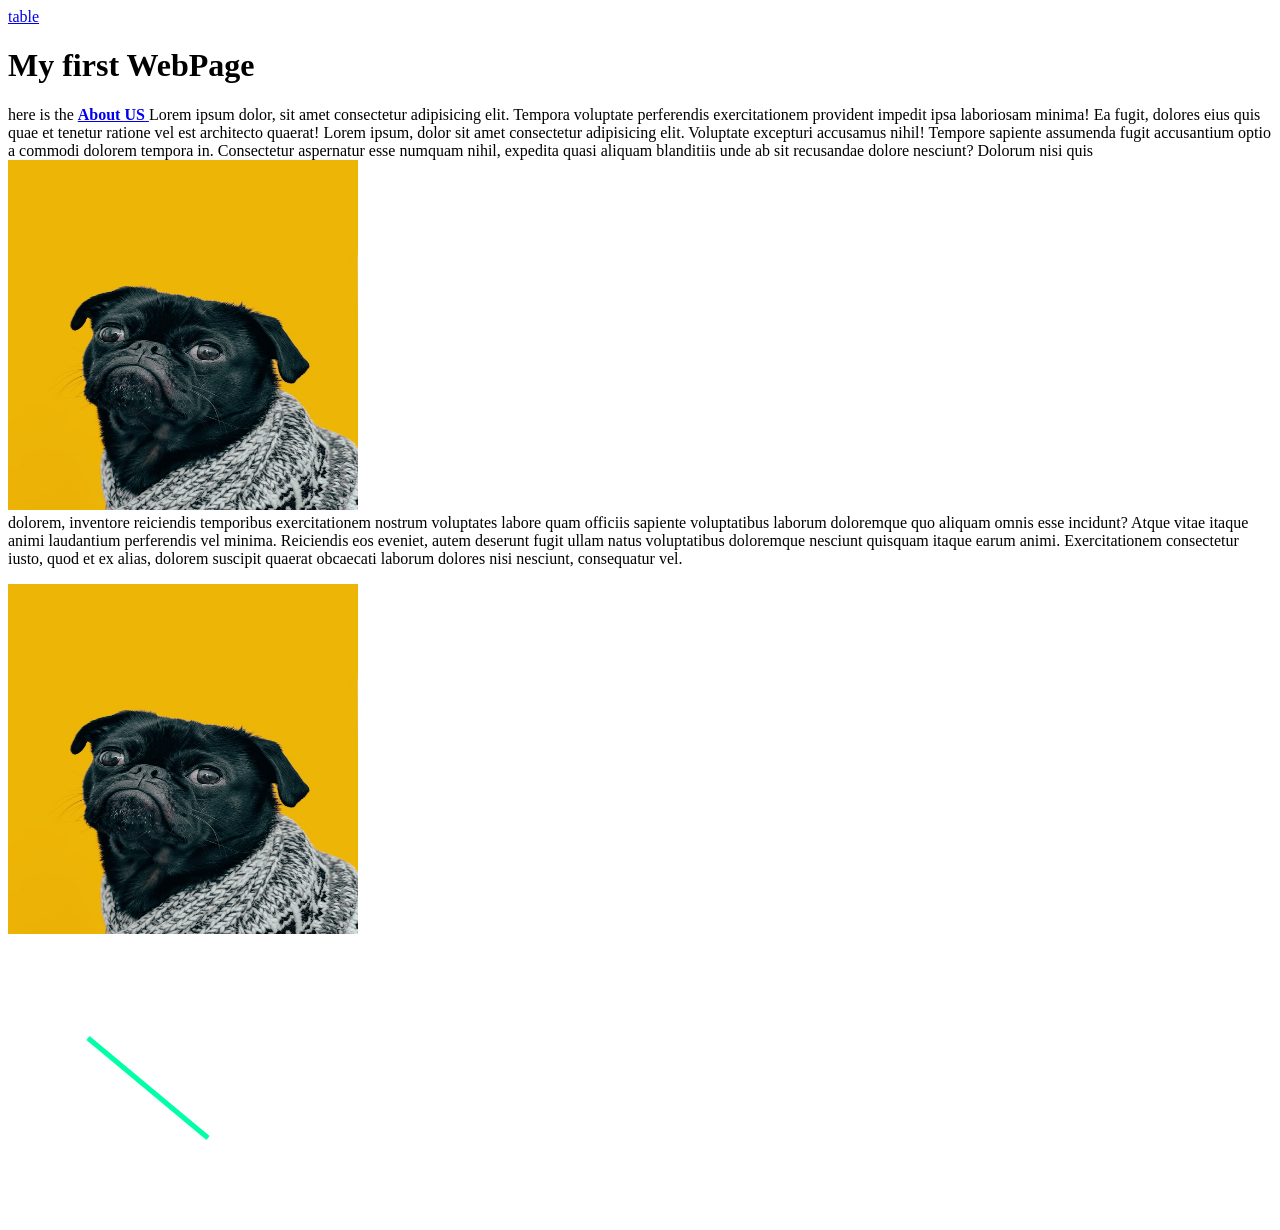
<file: index.html>
<!DOCTYPE html>
<html lang="en">

<head>
    <meta charset="UTF-8">
    <meta name="viewport" content="width=device-width, initial-scale=1.0">
    <title>Document</title>
    <a href="pages/table.html">table</a>
</head>

<body>
    <h1>My first WebPage</h1>
    <!-- <a href="https://www.theodinproject.com/about">About The Odin Project</a> -->

    <!-- <a href="./pages/about.html">About</a> -->

    <p>here is the <strong><a href="./pages/about.html">About US </a></strong>Lorem ipsum dolor, sit amet consectetur
        adipisicing elit. Tempora voluptate perferendis exercitationem provident impedit ipsa laboriosam minima! Ea
        fugit, dolores eius quis quae et tenetur ratione vel est architecto quaerat! Lorem ipsum, dolor sit amet
        consectetur adipisicing elit. Voluptate excepturi accusamus nihil! Tempore sapiente assumenda fugit accusantium
        optio a commodi dolorem tempora in. Consectetur aspernatur esse numquam nihil, expedita quasi aliquam blanditiis
        unde ab sit recusandae dolore nesciunt? Dolorum nisi quis
        <br>
        <img src="../images/dog.jpg" alt="dog.jpg" height="350" width="350">
        <br>
        dolorem, inventore reiciendis temporibus exercitationem nostrum voluptates labore quam officiis sapiente
        voluptatibus laborum doloremque quo aliquam omnis esse incidunt? Atque vitae itaque animi laudantium perferendis
        vel minima. Reiciendis eos eveniet, autem deserunt fugit ullam natus voluptatibus doloremque nesciunt quisquam
        itaque earum animi. Exercitationem consectetur iusto, quod et ex alias, dolorem suscipit quaerat obcaecati
        laborum dolores nisi nesciunt, consequatur vel.
    </p>

    <img src="../images/dog.jpg" alt="dog.jpg" height="350" width="350">

    <br>

    <svg width="280" height="280">
        <line x1="80" y1="100" x2="200" y2="200" stroke="oklch(0.9 0.3 164)" stroke-width="5" />
    </svg>


</body>

</html>
</file>
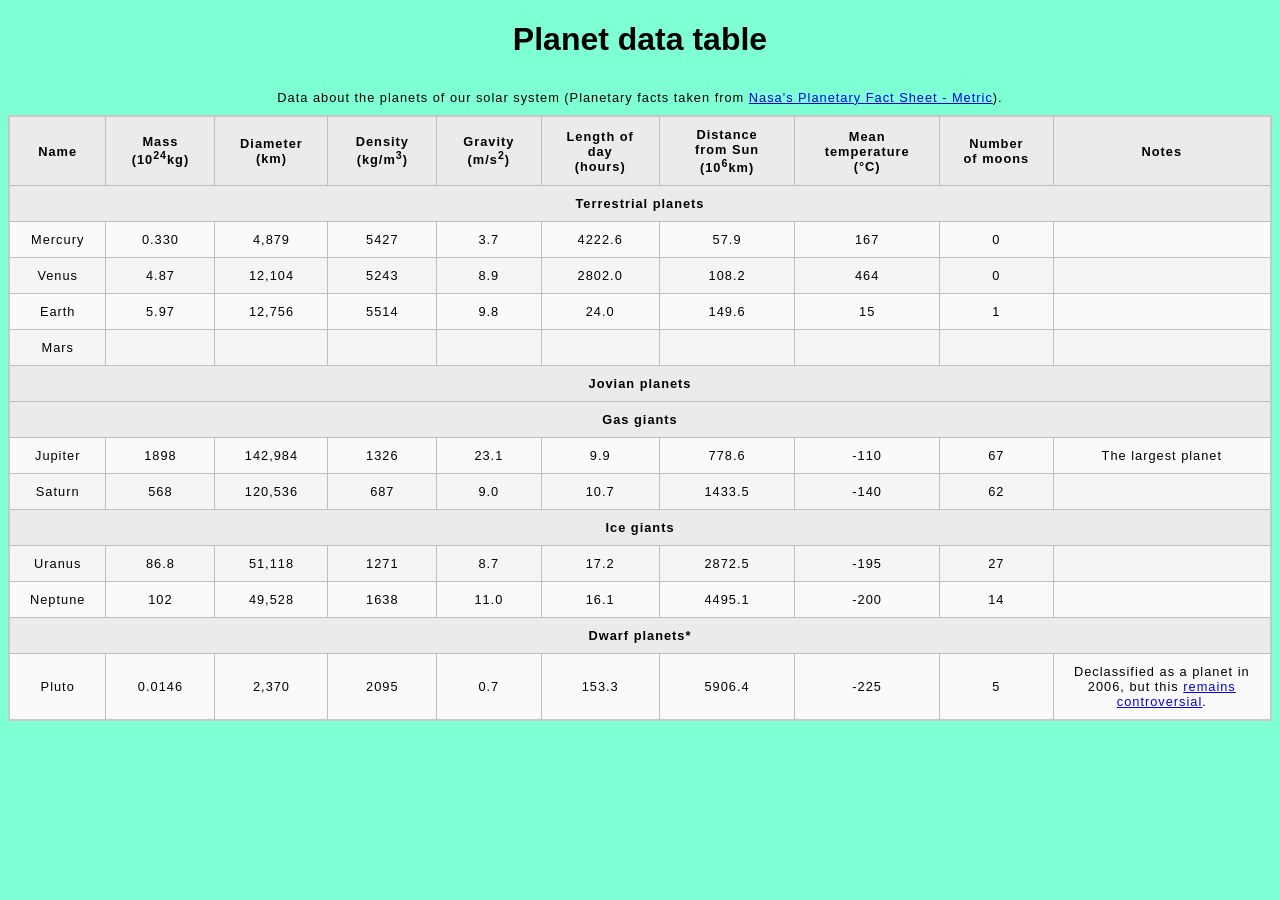
<file: pages/table.html>
<!doctype html>
<html lang="en-US">

<head>
    <meta charset="utf-8" />
    <meta name="viewport" content="width=device-width" />
    <title>Planet data table</title>
    <link rel="stylesheet" href="../style/table.css" />
</head>

<body>
    <h1>Planet data table</h1>
    <table>
        <caption>Data about the planets of our solar system (Planetary facts taken from <a href="http://nssdc.gsfc.nasa.gov/planetary/factsheet/">Nasa's Planetary Fact Sheet - Metric</a>).</caption>
        <thead>
            <tr>
                <th>Name</th>
                <th>Mass (10<sup>24</sup>kg)</th>
                <th>Diameter (km)</th>
                <th>Density (kg/m<sup>3</sup>)</th>
                <th>Gravity (m/s<sup>2</sup>)</th>
                <th>Length of day (hours)</th>
                <th>Distance from Sun (10<sup>6</sup>km)</th>
                <th>Mean temperature (°C)</th>
                <th>Number of moons</th>
                <th>Notes</th>
            </tr>
        </thead>
        <tbody>
            <tr>
                <th colspan="10">Terrestrial planets</th>
            </tr>
            <tr>
                <td>Mercury</td>
                <td>0.330</td>
                <td>4,879</td>
                <td>5427</td>
                <td>3.7</td>
                <td>4222.6</td>
                <td>57.9</td>
                <td>167</td>
                <td>0</td>
                <td></td>
            </tr>
            <tr>
                <td>Venus</td>
                <td>4.87</td>
                <td>12,104</td>
                <td>5243</td>
                <td>8.9</td>
                <td>2802.0</td>
                <td>108.2</td>
                <td>464</td>
                <td>0</td>
                <td></td>
            </tr>
            <tr>
                <td>Earth</td>
                <td>5.97</td>
                <td>12,756</td>
                <td>5514</td>
                <td>9.8</td>
                <td>24.0</td>
                <td>149.6</td>
                <td>15</td>
                <td>1</td>
                <td></td>
            </tr>
            <tr>
                <td>Mars</td>
                <td></td>
                <td></td>
                <td></td>
                <td></td>
                <td></td>
                <td></td>
                <td></td>
                <td></td>
                <td></td>
            </tr>
            <tr>
                <th colspan="10">Jovian planets</th>
            </tr>
            <tr>
                <th colspan="10">Gas giants</th>
            </tr>
            <tr>
                <td>Jupiter</td>
                <td>1898</td>
                <td>142,984</td>
                <td>1326</td>
                <td>23.1</td>
                <td>9.9</td>
                <td>778.6</td>
                <td>-110</td>
                <td>67</td>
                <td>The largest planet</td>
            </tr>
            <tr>
                <td>Saturn</td>
                <td>568</td>
                <td>120,536</td>
                <td>687</td>
                <td>9.0</td>
                <td>10.7</td>
                <td>1433.5</td>
                <td>-140</td>
                <td>62</td>
                <td></td>
            </tr>
            <tr>
                <th colspan="10">Ice giants</th>
            </tr>
            <tr>
                <td>Uranus</td>
                <td>86.8</td>
                <td>51,118</td>
                <td>1271</td>
                <td>8.7</td>
                <td>17.2</td>
                <td>2872.5</td>
                <td>-195</td>
                <td>27</td>
                <td></td>
            </tr>
            <tr>
                <td>Neptune</td>
                <td>102</td>
                <td>49,528</td>
                <td>1638</td>
                <td>11.0</td>
                <td>16.1</td>
                <td>4495.1</td>
                <td>-200</td>
                <td>14</td>
                <td></td>
            </tr>
            <tr>
                <th colspan="10">Dwarf planets*</th>
            </tr>
            <tr>
                <td>Pluto</td>
                <td>0.0146</td>
                <td>2,370</td>
                <td>2095</td>
                <td>0.7</td>
                <td>153.3</td>
                <td>5906.4</td>
                <td>-225</td>
                <td>5</td>
                <td>Declassified as a planet in 2006, but this <a href="http://www.usatoday.com/story/tech/2014/10/02/pluto-planet-solar-system/16578959/">remains controversial</a>.</td>
            </tr>
        </tbody>
    </table>
</body>

</html>
</file>
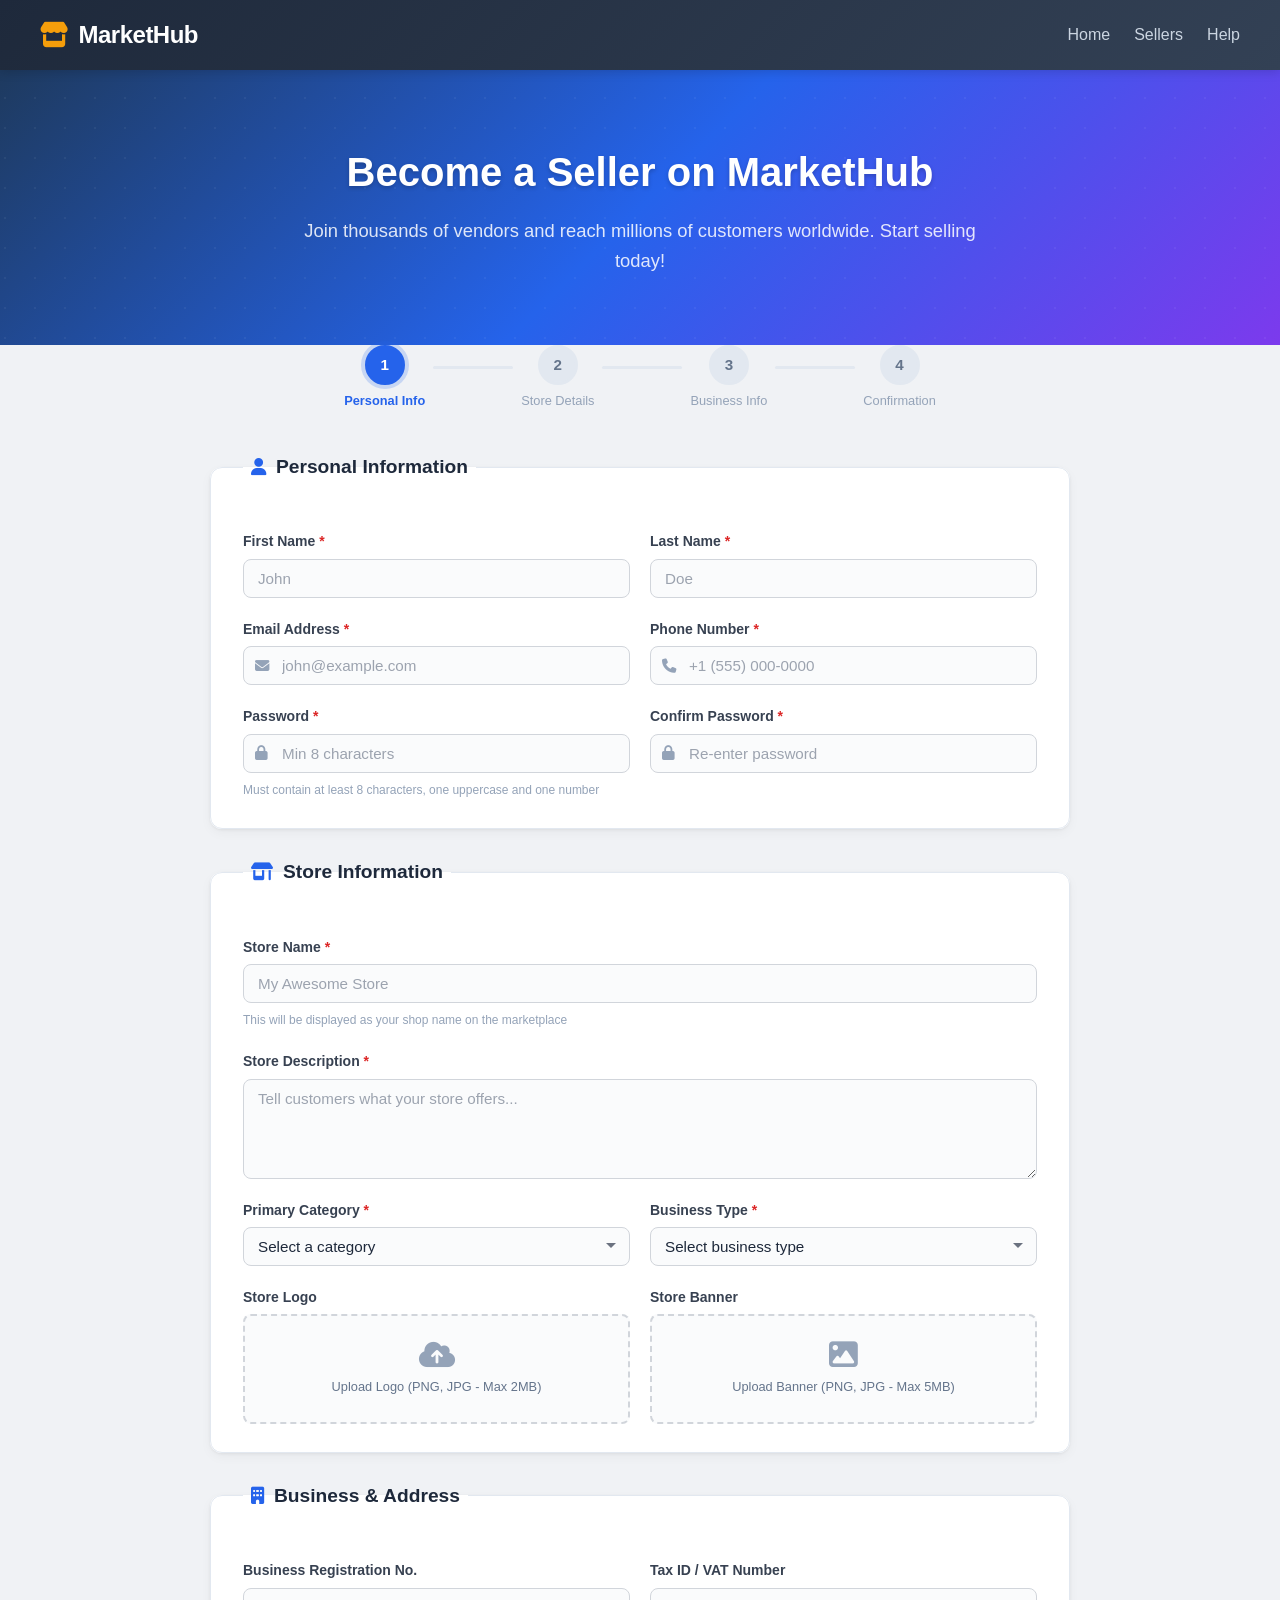
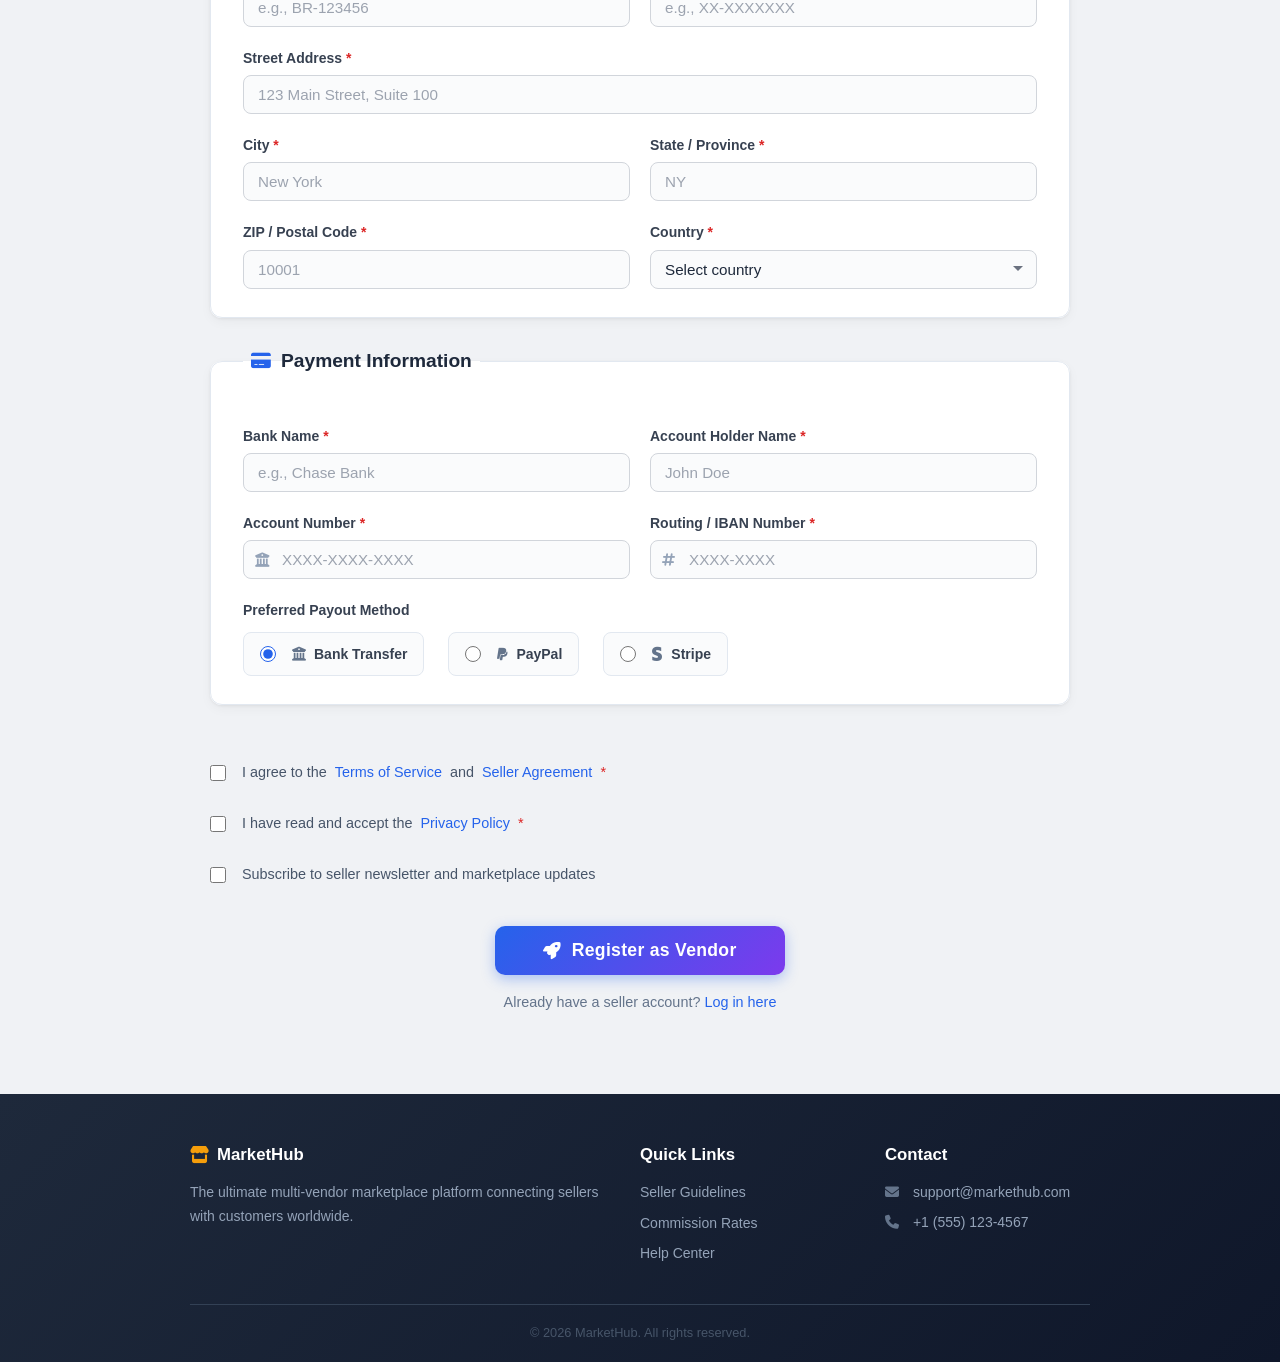
<file: signupform/from.html>
<!DOCTYPE html>
<html lang="en">

<head>
    <meta charset="UTF-8">
    <meta name="viewport" content="width=device-width, initial-scale=1.0">
    <title>Vendor Registration - Multi-Vendor Store</title>
    <link rel="stylesheet" href="../style/form.css">
    <link rel="stylesheet" href="https://cdnjs.cloudflare.com/ajax/libs/font-awesome/6.5.0/css/all.min.css">
</head>

<body>

    <!-- Header -->
    <header class="header">
        <div class="logo">
            <i class="fas fa-store"></i>
            <span>MarketHub</span>
        </div>
        <nav class="header-nav">
            <a href="../index.html">Home</a>
            <a href="#">Sellers</a>
            <a href="#">Help</a>
        </nav>
    </header>

    <!-- Hero Banner -->
    <section class="hero">
        <div class="hero-overlay"></div>
        <div class="hero-content">
            <h1>Become a Seller on MarketHub</h1>
            <p>Join thousands of vendors and reach millions of customers worldwide. Start selling today!</p>
        </div>
    </section>

    <!-- Main Form -->
    <main class="main-container">
        <div class="progress-bar">
            <div class="step active" data-step="1">
                <div class="step-circle">1</div>
                <span>Personal Info</span>
            </div>
            <div class="step-line"></div>
            <div class="step" data-step="2">
                <div class="step-circle">2</div>
                <span>Store Details</span>
            </div>
            <div class="step-line"></div>
            <div class="step" data-step="3">
                <div class="step-circle">3</div>
                <span>Business Info</span>
            </div>
            <div class="step-line"></div>
            <div class="step" data-step="4">
                <div class="step-circle">4</div>
                <span>Confirmation</span>
            </div>
        </div>

        <form class="vendor-form" action="#" method="post" enctype="multipart/form-data">

            <!-- Section 1: Personal Information -->
            <fieldset class="form-section">
                <legend><i class="fas fa-user"></i> Personal Information</legend>
                <div class="form-grid">
                    <div class="form-group">
                        <label for="first_name">First Name <span class="required">*</span></label>
                        <input type="text" id="first_name" name="first_name" placeholder="John" required>
                    </div>
                    <div class="form-group">
                        <label for="last_name">Last Name <span class="required">*</span></label>
                        <input type="text" id="last_name" name="last_name" placeholder="Doe" required>
                    </div>
                    <div class="form-group">
                        <label for="email">Email Address <span class="required">*</span></label>
                        <div class="input-icon">
                            <i class="fas fa-envelope"></i>
                            <input type="email" id="email" name="email" placeholder="john@example.com" required>
                        </div>
                    </div>
                    <div class="form-group">
                        <label for="phone">Phone Number <span class="required">*</span></label>
                        <div class="input-icon">
                            <i class="fas fa-phone"></i>
                            <input type="tel" id="phone" name="phone" placeholder="+1 (555) 000-0000" required>
                        </div>
                    </div>
                    <div class="form-group">
                        <label for="password">Password <span class="required">*</span></label>
                        <div class="input-icon">
                            <i class="fas fa-lock"></i>
                            <input type="password" id="password" name="password" placeholder="Min 8 characters" required minlength="8">
                        </div>
                        <small class="hint">Must contain at least 8 characters, one uppercase and one number</small>
                    </div>
                    <div class="form-group">
                        <label for="confirm_password">Confirm Password <span class="required">*</span></label>
                        <div class="input-icon">
                            <i class="fas fa-lock"></i>
                            <input type="password" id="confirm_password" name="confirm_password" placeholder="Re-enter password" required minlength="8">
                        </div>
                    </div>
                </div>
            </fieldset>

            <!-- Section 2: Store Information -->
            <fieldset class="form-section">
                <legend><i class="fas fa-store-alt"></i> Store Information</legend>
                <div class="form-grid">
                    <div class="form-group full-width">
                        <label for="store_name">Store Name <span class="required">*</span></label>
                        <input type="text" id="store_name" name="store_name" placeholder="My Awesome Store" required>
                        <small class="hint">This will be displayed as your shop name on the marketplace</small>
                    </div>
                    <div class="form-group full-width">
                        <label for="store_description">Store Description <span class="required">*</span></label>
                        <textarea id="store_description" name="store_description" rows="4" placeholder="Tell customers what your store offers..." required></textarea>
                    </div>
                    <div class="form-group">
                        <label for="store_category">Primary Category <span class="required">*</span></label>
                        <select id="store_category" name="store_category" required>
                            <option value="" disabled selected>Select a category</option>
                            <option value="electronics">Electronics & Gadgets</option>
                            <option value="fashion">Fashion & Apparel</option>
                            <option value="home">Home & Garden</option>
                            <option value="beauty">Beauty & Health</option>
                            <option value="food">Food & Beverages</option>
                            <option value="sports">Sports & Outdoors</option>
                            <option value="books">Books & Stationery</option>
                            <option value="toys">Toys & Games</option>
                            <option value="automotive">Automotive</option>
                            <option value="handmade">Handmade & Crafts</option>
                            <option value="other">Other</option>
                        </select>
                    </div>
                    <div class="form-group">
                        <label for="store_type">Business Type <span class="required">*</span></label>
                        <select id="store_type" name="store_type" required>
                            <option value="" disabled selected>Select business type</option>
                            <option value="individual">Individual / Sole Proprietor</option>
                            <option value="partnership">Partnership</option>
                            <option value="llc">LLC</option>
                            <option value="corporation">Corporation</option>
                            <option value="nonprofit">Non-Profit</option>
                        </select>
                    </div>
                    <div class="form-group">
                        <label for="store_logo">Store Logo</label>
                        <div class="file-upload">
                            <input type="file" id="store_logo" name="store_logo" accept="image/*">
                            <div class="file-upload-label">
                                <i class="fas fa-cloud-upload-alt"></i>
                                <span>Upload Logo (PNG, JPG - Max 2MB)</span>
                            </div>
                        </div>
                    </div>
                    <div class="form-group">
                        <label for="store_banner">Store Banner</label>
                        <div class="file-upload">
                            <input type="file" id="store_banner" name="store_banner" accept="image/*">
                            <div class="file-upload-label">
                                <i class="fas fa-image"></i>
                                <span>Upload Banner (PNG, JPG - Max 5MB)</span>
                            </div>
                        </div>
                    </div>
                </div>
            </fieldset>

            <!-- Section 3: Business & Address -->
            <fieldset class="form-section">
                <legend><i class="fas fa-building"></i> Business & Address</legend>
                <div class="form-grid">
                    <div class="form-group">
                        <label for="business_reg">Business Registration No.</label>
                        <input type="text" id="business_reg" name="business_reg" placeholder="e.g., BR-123456">
                    </div>
                    <div class="form-group">
                        <label for="tax_id">Tax ID / VAT Number</label>
                        <input type="text" id="tax_id" name="tax_id" placeholder="e.g., XX-XXXXXXX">
                    </div>
                    <div class="form-group full-width">
                        <label for="street_address">Street Address <span class="required">*</span></label>
                        <input type="text" id="street_address" name="street_address" placeholder="123 Main Street, Suite 100" required>
                    </div>
                    <div class="form-group">
                        <label for="city">City <span class="required">*</span></label>
                        <input type="text" id="city" name="city" placeholder="New York" required>
                    </div>
                    <div class="form-group">
                        <label for="state">State / Province <span class="required">*</span></label>
                        <input type="text" id="state" name="state" placeholder="NY" required>
                    </div>
                    <div class="form-group">
                        <label for="zip">ZIP / Postal Code <span class="required">*</span></label>
                        <input type="text" id="zip" name="zip" placeholder="10001" required>
                    </div>
                    <div class="form-group">
                        <label for="country">Country <span class="required">*</span></label>
                        <select id="country" name="country" required>
                            <option value="" disabled selected>Select country</option>
                            <option value="us">United States</option>
                            <option value="uk">United Kingdom</option>
                            <option value="ca">Canada</option>
                            <option value="au">Australia</option>
                            <option value="de">Germany</option>
                            <option value="fr">France</option>
                            <option value="in">India</option>
                            <option value="pk">Pakistan</option>
                            <option value="bd">Bangladesh</option>
                            <option value="ae">UAE</option>
                            <option value="other">Other</option>
                        </select>
                    </div>
                </div>
            </fieldset>

            <!-- Section 4: Payment Information -->
            <fieldset class="form-section">
                <legend><i class="fas fa-credit-card"></i> Payment Information</legend>
                <div class="form-grid">
                    <div class="form-group">
                        <label for="bank_name">Bank Name <span class="required">*</span></label>
                        <input type="text" id="bank_name" name="bank_name" placeholder="e.g., Chase Bank" required>
                    </div>
                    <div class="form-group">
                        <label for="account_holder">Account Holder Name <span class="required">*</span></label>
                        <input type="text" id="account_holder" name="account_holder" placeholder="John Doe" required>
                    </div>
                    <div class="form-group">
                        <label for="account_number">Account Number <span class="required">*</span></label>
                        <div class="input-icon">
                            <i class="fas fa-university"></i>
                            <input type="text" id="account_number" name="account_number" placeholder="XXXX-XXXX-XXXX" required>
                        </div>
                    </div>
                    <div class="form-group">
                        <label for="routing_number">Routing / IBAN Number <span class="required">*</span></label>
                        <div class="input-icon">
                            <i class="fas fa-hashtag"></i>
                            <input type="text" id="routing_number" name="routing_number" placeholder="XXXX-XXXX" required>
                        </div>
                    </div>
                    <div class="form-group full-width">
                        <label>Preferred Payout Method</label>
                        <div class="radio-group">
                            <label class="radio-label">
                                <input type="radio" name="payout_method" value="bank" checked>
                                <span class="radio-custom"></span>
                                <i class="fas fa-university"></i> Bank Transfer
                            </label>
                            <label class="radio-label">
                                <input type="radio" name="payout_method" value="paypal">
                                <span class="radio-custom"></span>
                                <i class="fab fa-paypal"></i> PayPal
                            </label>
                            <label class="radio-label">
                                <input type="radio" name="payout_method" value="stripe">
                                <span class="radio-custom"></span>
                                <i class="fab fa-stripe-s"></i> Stripe
                            </label>
                        </div>
                    </div>
                </div>
            </fieldset>

            <!-- Terms & Submit -->
            <div class="form-section terms-section">
                <div class="checkbox-group">
                    <label class="checkbox-label">
                        <input type="checkbox" name="terms" required>
                        <span class="checkbox-custom"></span>
                        I agree to the <a href="#">Terms of Service</a> and <a href="#">Seller Agreement</a> <span class="required">*</span>
                    </label>
                    <label class="checkbox-label">
                        <input type="checkbox" name="privacy" required>
                        <span class="checkbox-custom"></span>
                        I have read and accept the <a href="#">Privacy Policy</a> <span class="required">*</span>
                    </label>
                    <label class="checkbox-label">
                        <input type="checkbox" name="newsletter">
                        <span class="checkbox-custom"></span>
                        Subscribe to seller newsletter and marketplace updates
                    </label>
                </div>

                <div class="submit-area">
                    <button type="submit" class="btn-primary">
                        <i class="fas fa-rocket"></i> Register as Vendor
                    </button>
                    <p class="login-link">Already have a seller account? <a href="#">Log in here</a></p>
                </div>
            </div>

        </form>
    </main>

    <!-- Footer -->
    <footer class="footer">
        <div class="footer-content">
            <div class="footer-col">
                <h4><i class="fas fa-store"></i> MarketHub</h4>
                <p>The ultimate multi-vendor marketplace platform connecting sellers with customers worldwide.</p>
            </div>
            <div class="footer-col">
                <h4>Quick Links</h4>
                <a href="#">Seller Guidelines</a>
                <a href="#">Commission Rates</a>
                <a href="#">Help Center</a>
            </div>
            <div class="footer-col">
                <h4>Contact</h4>
                <p><i class="fas fa-envelope"></i> support@markethub.com</p>
                <p><i class="fas fa-phone"></i> +1 (555) 123-4567</p>
            </div>
        </div>
        <div class="footer-bottom">
            <p>&copy; 2026 MarketHub. All rights reserved.</p>
        </div>
    </footer>

</body>

</html>
</file>
<file: style/table.css>
body {
    background-color: aquamarine;
}

html {
  font-family: sans-serif;
}
    h1 {
        color: #000;
        align-items: center;
        text-align: center;
        
    }

table {
  border-collapse: collapse;
  border: 2px solid rgb(200 200 200);
  letter-spacing: 1px;
  font-size: 0.8rem;
}

td,
th {
  border: 1px solid rgb(190 190 190);
  padding: 10px 20px;
}

th {
  background-color: rgb(235 235 235);
}

td {
  text-align: center;
}

tr:nth-child(even) td {
  background-color: rgb(250 250 250);
}

tr:nth-child(odd) td {
  background-color: rgb(245 245 245);
}

caption {
  padding: 10px;
}

.column-border {
  border: 2px solid black;
}
</file>
<file: style/form.css>
/* ===== Reset & Base ===== */
*,
*::before,
*::after {
    margin: 0;
    padding: 0;
    box-sizing: border-box;
}

body {
    font-family: 'Segoe UI', Tahoma, Geneva, Verdana, sans-serif;
    background-color: #f0f2f5;
    color: #333;
    line-height: 1.6;
}

a {
    color: #2563eb;
    text-decoration: none;
}

a:hover {
    text-decoration: underline;
}

/* ===== Header ===== */
.header {
    display: flex;
    justify-content: space-between;
    align-items: center;
    padding: 16px 40px;
    background: linear-gradient(135deg, #1e293b, #334155);
    color: white;
    box-shadow: 0 2px 10px rgba(0,0,0,0.15);
    position: sticky;
    top: 0;
    z-index: 100;
}

.logo {
    display: flex;
    align-items: center;
    gap: 10px;
    font-size: 1.5rem;
    font-weight: 700;
    letter-spacing: -0.5px;
}

.logo i {
    color: #f59e0b;
    font-size: 1.6rem;
}

.header-nav {
    display: flex;
    gap: 24px;
}

.header-nav a {
    color: #cbd5e1;
    font-weight: 500;
    transition: color 0.2s;
}

.header-nav a:hover {
    color: #f59e0b;
    text-decoration: none;
}

/* ===== Hero Banner ===== */
.hero {
    position: relative;
    background: linear-gradient(135deg, #1e3a5f 0%, #2563eb 50%, #7c3aed 100%);
    padding: 70px 40px;
    text-align: center;
    overflow: hidden;
}

.hero::before {
    content: '';
    position: absolute;
    top: -50%;
    left: -50%;
    width: 200%;
    height: 200%;
    background: radial-gradient(circle, rgba(255,255,255,0.05) 1px, transparent 1px);
    background-size: 30px 30px;
}

.hero-content {
    position: relative;
    z-index: 1;
    max-width: 700px;
    margin: 0 auto;
}

.hero-content h1 {
    color: white;
    font-size: 2.5rem;
    font-weight: 800;
    margin-bottom: 12px;
    text-shadow: 0 2px 4px rgba(0,0,0,0.2);
}

.hero-content p {
    color: rgba(255,255,255,0.85);
    font-size: 1.15rem;
}

/* ===== Progress Bar ===== */
.progress-bar {
    display: flex;
    align-items: center;
    justify-content: center;
    gap: 0;
    margin-bottom: 40px;
}

.step {
    display: flex;
    flex-direction: column;
    align-items: center;
    gap: 6px;
    position: relative;
}

.step-circle {
    width: 40px;
    height: 40px;
    border-radius: 50%;
    background: #e2e8f0;
    color: #64748b;
    display: flex;
    align-items: center;
    justify-content: center;
    font-weight: 700;
    font-size: 0.95rem;
    transition: all 0.3s;
    border: 3px solid #e2e8f0;
}

.step.active .step-circle {
    background: #2563eb;
    color: white;
    border-color: #2563eb;
    box-shadow: 0 0 0 4px rgba(37,99,235,0.2);
}

.step span {
    font-size: 0.8rem;
    color: #94a3b8;
    font-weight: 500;
    white-space: nowrap;
}

.step.active span {
    color: #2563eb;
    font-weight: 600;
}

.step-line {
    width: 80px;
    height: 3px;
    background: #e2e8f0;
    margin: 0 8px;
    margin-bottom: 22px;
    border-radius: 2px;
}

/* ===== Main Container ===== */
.main-container {
    max-width: 900px;
    margin: -40px auto 40px;
    padding: 40px 20px 20px;
    position: relative;
    z-index: 2;
}

/* ===== Form Sections ===== */
.vendor-form {
    display: flex;
    flex-direction: column;
    gap: 28px;
}

.form-section {
    background: white;
    border: 1px solid #e2e8f0;
    border-radius: 12px;
    padding: 28px 32px;
    box-shadow: 0 1px 3px rgba(0,0,0,0.06), 0 4px 12px rgba(0,0,0,0.04);
    transition: box-shadow 0.2s;
}

.form-section:hover {
    box-shadow: 0 2px 8px rgba(0,0,0,0.08), 0 8px 24px rgba(0,0,0,0.06);
}

.form-section legend {
    font-size: 1.2rem;
    font-weight: 700;
    color: #1e293b;
    display: flex;
    align-items: center;
    gap: 10px;
    padding: 0 8px;
}

.form-section legend i {
    color: #2563eb;
    font-size: 1.1rem;
}

/* ===== Form Grid ===== */
.form-grid {
    display: grid;
    grid-template-columns: 1fr 1fr;
    gap: 20px;
    margin-top: 20px;
}

.form-group {
    display: flex;
    flex-direction: column;
    gap: 6px;
}

.form-group.full-width {
    grid-column: 1 / -1;
}

.form-group label {
    font-size: 0.875rem;
    font-weight: 600;
    color: #374151;
}

.required {
    color: #dc2626;
}

.hint {
    font-size: 0.75rem;
    color: #94a3b8;
    margin-top: 2px;
}

/* ===== Input Styles ===== */
.form-group input[type="text"],
.form-group input[type="email"],
.form-group input[type="tel"],
.form-group input[type="password"],
.form-group select,
.form-group textarea {
    width: 100%;
    padding: 10px 14px;
    border: 1.5px solid #d1d5db;
    border-radius: 8px;
    font-size: 0.95rem;
    font-family: inherit;
    color: #1e293b;
    background: #fafbfc;
    transition: all 0.2s;
}

.form-group input:focus,
.form-group select:focus,
.form-group textarea:focus {
    outline: none;
    border-color: #2563eb;
    background: white;
    box-shadow: 0 0 0 3px rgba(37,99,235,0.12);
}

.form-group input::placeholder,
.form-group textarea::placeholder {
    color: #9ca3af;
}

.form-group textarea {
    resize: vertical;
    min-height: 100px;
}

.form-group select {
    cursor: pointer;
    appearance: none;
    background-image: url("data:image/svg+xml,%3Csvg xmlns='http://www.w3.org/2000/svg' width='12' height='12' viewBox='0 0 12 12'%3E%3Cpath fill='%236b7280' d='M6 8L1 3h10z'/%3E%3C/svg%3E");
    background-repeat: no-repeat;
    background-position: right 12px center;
    padding-right: 36px;
}

/* ===== Input with Icon ===== */
.input-icon {
    position: relative;
}

.input-icon i {
    position: absolute;
    left: 12px;
    top: 50%;
    transform: translateY(-50%);
    color: #94a3b8;
    font-size: 0.9rem;
    z-index: 1;
}

.input-icon input {
    padding-left: 38px !important;
}

/* ===== File Upload ===== */
.file-upload {
    position: relative;
}

.file-upload input[type="file"] {
    position: absolute;
    width: 100%;
    height: 100%;
    opacity: 0;
    cursor: pointer;
    z-index: 2;
}

.file-upload-label {
    display: flex;
    flex-direction: column;
    align-items: center;
    justify-content: center;
    gap: 8px;
    padding: 24px 16px;
    border: 2px dashed #d1d5db;
    border-radius: 8px;
    background: #fafbfc;
    color: #64748b;
    text-align: center;
    transition: all 0.2s;
}

.file-upload:hover .file-upload-label {
    border-color: #2563eb;
    background: #eff6ff;
    color: #2563eb;
}

.file-upload-label i {
    font-size: 1.8rem;
    color: #94a3b8;
}

.file-upload:hover .file-upload-label i {
    color: #2563eb;
}

.file-upload-label span {
    font-size: 0.8rem;
}

/* ===== Radio & Checkbox Groups ===== */
.radio-group {
    display: flex;
    gap: 24px;
    flex-wrap: wrap;
    margin-top: 4px;
}

.radio-label,
.checkbox-label {
    display: flex;
    align-items: center;
    gap: 8px;
    cursor: pointer;
    font-size: 0.9rem;
    color: #475569;
    padding: 10px 16px;
    border: 1.5px solid #e2e8f0;
    border-radius: 8px;
    transition: all 0.2s;
    background: #fafbfc;
}

.radio-label:hover,
.checkbox-label:hover {
    border-color: #2563eb;
    background: #eff6ff;
}

.radio-label input[type="radio"],
.checkbox-label input[type="checkbox"] {
    accent-color: #2563eb;
    width: 16px;
    height: 16px;
}

.radio-label i {
    color: #64748b;
}

/* ===== Checkbox Group (Terms) ===== */
.checkbox-group {
    display: flex;
    flex-direction: column;
    gap: 12px;
}

.terms-section {
    border: none;
    box-shadow: none;
    background: transparent;
    padding: 20px 0;
}

.terms-section .checkbox-label {
    border: none;
    padding: 8px 0;
    background: transparent;
}

.terms-section .checkbox-label:hover {
    background: transparent;
}

/* ===== Submit Area ===== */
.submit-area {
    text-align: center;
    margin-top: 32px;
}

.btn-primary {
    display: inline-flex;
    align-items: center;
    gap: 10px;
    background: linear-gradient(135deg, #2563eb, #7c3aed);
    color: white;
    padding: 14px 48px;
    border: none;
    border-radius: 10px;
    font-size: 1.1rem;
    font-weight: 700;
    cursor: pointer;
    transition: all 0.3s;
    box-shadow: 0 4px 14px rgba(37,99,235,0.35);
    letter-spacing: 0.3px;
}

.btn-primary:hover {
    transform: translateY(-2px);
    box-shadow: 0 6px 20px rgba(37,99,235,0.45);
}

.btn-primary:active {
    transform: translateY(0);
}

.login-link {
    margin-top: 16px;
    color: #64748b;
    font-size: 0.9rem;
}

/* ===== Footer ===== */
.footer {
    background: linear-gradient(135deg, #1e293b, #0f172a);
    color: #94a3b8;
    padding: 48px 40px 0;
    margin-top: 20px;
}

.footer-content {
    display: grid;
    grid-template-columns: 2fr 1fr 1fr;
    gap: 40px;
    max-width: 900px;
    margin: 0 auto;
    padding-bottom: 32px;
    border-bottom: 1px solid #334155;
}

.footer-col h4 {
    color: white;
    font-size: 1.05rem;
    margin-bottom: 12px;
    display: flex;
    align-items: center;
    gap: 8px;
}

.footer-col h4 i {
    color: #f59e0b;
}

.footer-col p {
    font-size: 0.875rem;
    line-height: 1.7;
    margin-bottom: 6px;
}

.footer-col p i {
    width: 18px;
    margin-right: 6px;
    color: #64748b;
}

.footer-col a {
    display: block;
    color: #94a3b8;
    font-size: 0.875rem;
    margin-bottom: 8px;
    transition: color 0.2s;
}

.footer-col a:hover {
    color: #f59e0b;
    text-decoration: none;
}

.footer-bottom {
    text-align: center;
    padding: 18px 0;
    font-size: 0.8rem;
    color: #475569;
}

/* ===== Responsive ===== */
@media (max-width: 768px) {
    .header {
        flex-direction: column;
        gap: 12px;
        padding: 14px 20px;
    }

    .hero {
        padding: 40px 20px;
    }

    .hero-content h1 {
        font-size: 1.6rem;
    }

    .main-container {
        padding: 20px 12px;
        margin-top: -20px;
    }

    .form-section {
        padding: 20px 16px;
    }

    .form-grid {
        grid-template-columns: 1fr;
    }

    .progress-bar {
        flex-wrap: wrap;
        gap: 8px;
    }

    .step-line {
        width: 30px;
    }

    .radio-group {
        flex-direction: column;
        gap: 10px;
    }

    .footer-content {
        grid-template-columns: 1fr;
        gap: 24px;
    }

    .btn-primary {
        width: 100%;
        justify-content: center;
    }
}

@media (max-width: 480px) {
    .hero-content h1 {
        font-size: 1.3rem;
    }

    .step span {
        display: none;
    }

    .step-line {
        width: 20px;
        margin-bottom: 0;
    }
}

.button_portion h3 {
    margin: 0;
    font-size: 14px;
    font-weight: normal;
}

.button_portion a {
    color: #596D48;
    text-decoration: none;
    font-weight: bold;
}

.button_portion a:hover {
    text-decoration: underline;
}
</file>
